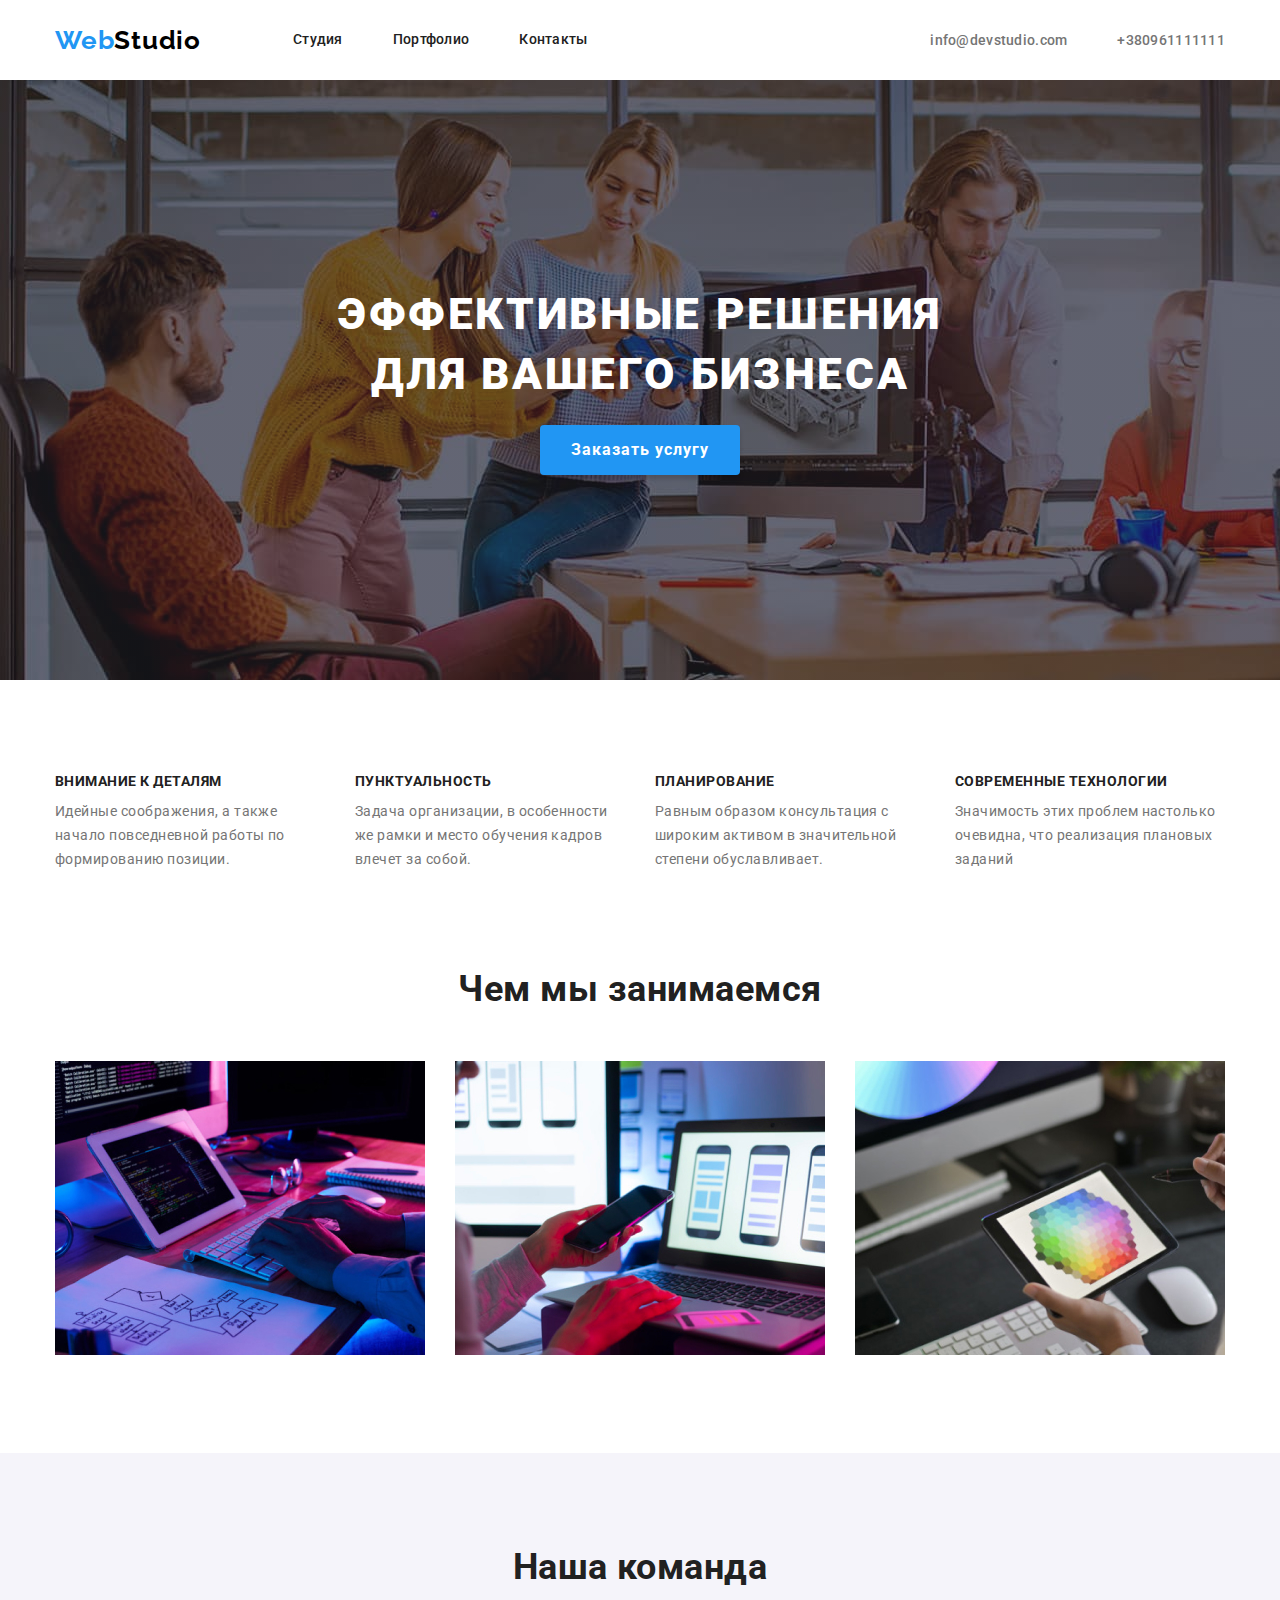
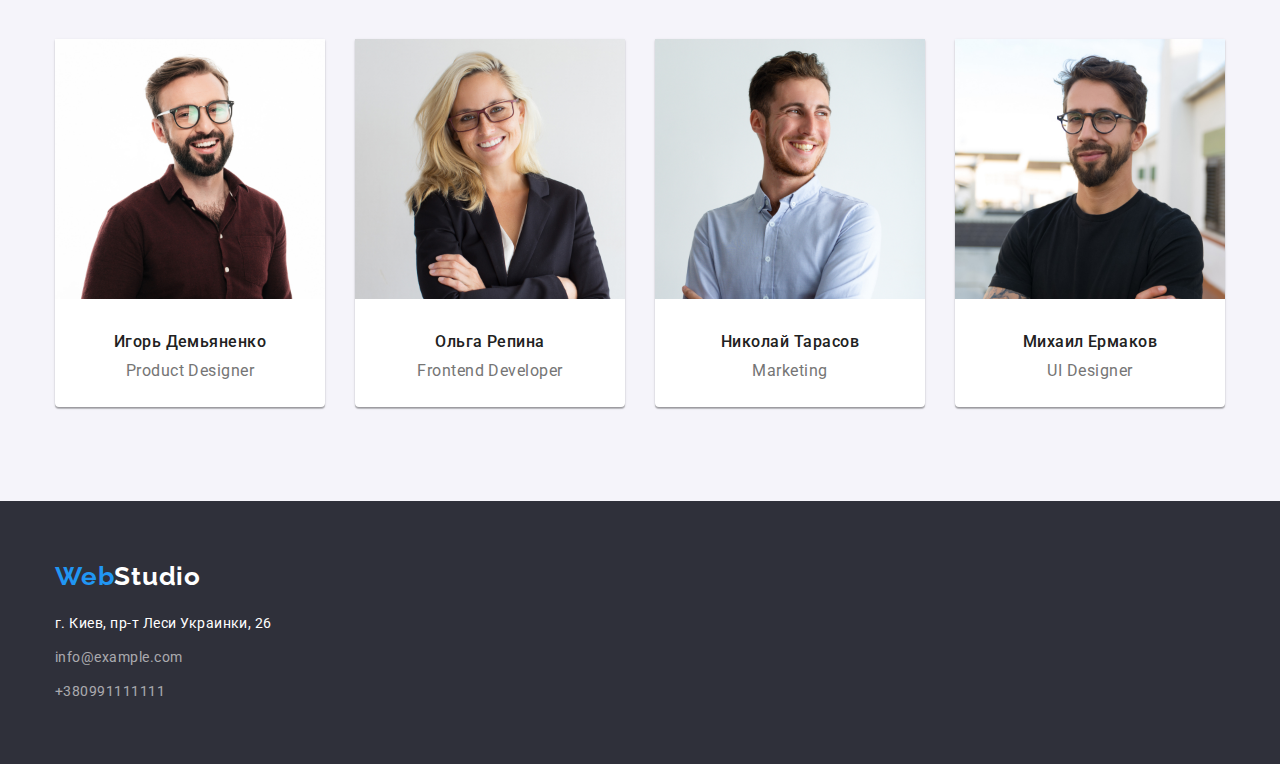
<file: index.html>
<!DOCTYPE html>
<html lang="en">
  <head>
    <meta charset="UTF-8" />
    <meta name="viewport" content="width=device-width, initial-scale=1.0" />
    <title>Document</title>
    <link
      href="https://fonts.googleapis.com/css2?family=Raleway:wght@700&family=Roboto:wght@400;500;700;900&display=swap"
      rel="stylesheet"
    />
    <link
      rel="stylesheet"
      href="https://cdnjs.cloudflare.com/ajax/libs/modern-normalize/0.7.0/modern-normalize.min.css"
    />
    <link rel="stylesheet" href="./css/styles.css" />
  </head>

  <body class="main-container">
    <!-- хедер -->
    <header>

      <div class="container top-container">

        <nav class="main-nav">
          
          <a href="./" class="logo"
            >Web<span class="logo-header">Studio</span></a
          >

          <ul class="site-nav list">

            <li class="child">
              <a href="" class="link">Студия</a>
            </li>
            <li class="child">
              <a href="./portfolio.html" class="link">Портфолио</a>
            </li>
            <li class="child">
              <a href="" class="link">Контакты</a>
            </li>

          </ul>

        </nav>
      
      
        <ul class="auth-nav list">
          <li class="child">
            <a href="mailto:info@devstudio.com" class="link">info@devstudio.com</a>
          </li>
          <li class="child">
            <a href="tel:+380961111111" class="link">+380961111111</a>
          </li>
        </ul>
      </div>
      
    </header>
    <!-- основной контент страницы -->
    <main>
      <section class="main-hero">
        <div class="hero">
        <div class="hero-item">
          <div>
            <h1 class="hero-title">Эффективные решения для вашего бизнеса</h1>
          </div>
          <div>
            <button type="button" class="service">Заказать услугу</button>
          </div>
        </div>
      </div>
      </section>

      <!-- О нас -->

      <section class="about-us">
        <div class="container">
          <ul class="list advant-comp">
            <li class="comp-item">
              <h2 class="section-title">ВНИМАНИЕ К ДЕТАЛЯМ</h2>
              <p class="text">
                Идейные соображения, а также начало повседневной работы по
                формированию позиции.
              </p>
            </li>
            <li class="comp-item">
              <h2 class="section-title">ПУНКТУАЛЬНОСТЬ</h2>
              <p class="text">
                Задача организации, в особенности же рамки и место обучения
                кадров влечет за собой.
              </p>
            </li>
            <li class="comp-item">
              <h2 class="section-title">ПЛАНИРОВАНИЕ</h2>
              <p class="text">
                Равным образом консультация с широким активом в значительной
                степени обуславливает.
              </p>
            </li>
            <li class="comp-item">
              <h2 class="section-title">СОВРЕМЕННЫЕ ТЕХНОЛОГИИ</h2>
              <p class="text">
                Значимость этих проблем настолько очевидна, что реализация
                плановых заданий
              </p>
            </li>
          </ul>
        </div>
      </section>

      <!-- Чем мы занимаемся -->

      <section class="profesion">
        <div class="container">
          <h2 class="function-title">Чем мы занимаемся</h2>

          <ul class="work-list list">
            <li class="work-item">
              <img
                src="./images/img.jpg"
                width="370"
                alt="альтернативный текст"
              />
            </li>
            <li class="work-item">
              <img
                src="./images/img2.jpg"
                width="370"
                alt="альтернативный текст"
              />
            </li>
            <li class="work-item">
              <img
                src="./images/img3.jpg"
                width="370"
                alt="альтернативный текст"
              />
            </li>
          </ul>
        </div>
      </section>

      <!-- Наша команда -->

      <section class="comand">

        
          <div class="container">
          <h2 class="comand-title">Наша команда</h2>

          <ul class="team list">
            <li class="photo">
              <img
                src="./images/Ivan.jpg"
                width="270"
                alt="альтернативный текст"
              />
              <h3 class="comand-initials">Игорь Демьяненко</h3>
              <p class="icon-item">Product Designer</p>
            </li>
            <li class="photo">
              <img
                src="./images/Olga.jpg"
                width="270"
                alt="альтернативный текст"
              />
              <h3 class="comand-initials">Ольга Репина</h3>
              <p class="icon-item">Frontend Developer</p>
            </li>
            <li class="photo">
              <img 
                src="./images/Nickolai.jpg"
                width="270"
                alt="альтернативный текст"
              />
              <h3 class="comand-initials">Николай Тарасов</h3>
              <p class="icon-item">Marketing</p>
            </li>
            <li class="photo">
              <img
                src="./images/Mikhail.jpg"
                width="270"
                alt="альтернативный текст"
              />
              <h3 class="comand-initials">Михаил Ермаков</h3>
              <p class="icon-item">UI Designer</p>
            </li>
          </ul>
        </div>
      </section>
    </main>
    <!-- футер  -->
    <footer class="footer">
      
        <div class="container">
          <a href="./" class="logo"
            >Web<span class="logo-footer">Studio</span></a
          >

          <p class="adress">г. Киев, пр-т Леси Украинки, 26</p>

          <ul class="list">
            <li class="adres-item">
              <a href="mailto:info@devstudio.com" class="adres-link"
                >info@example.com</a
              >
            </li>
            <li>
              <a href="tal:+380991111111" class="adres-link">+380991111111</a>
            </li>
          </ul>
        </div>
        </div>
      
    </footer>
  </body>
</html>
</file>
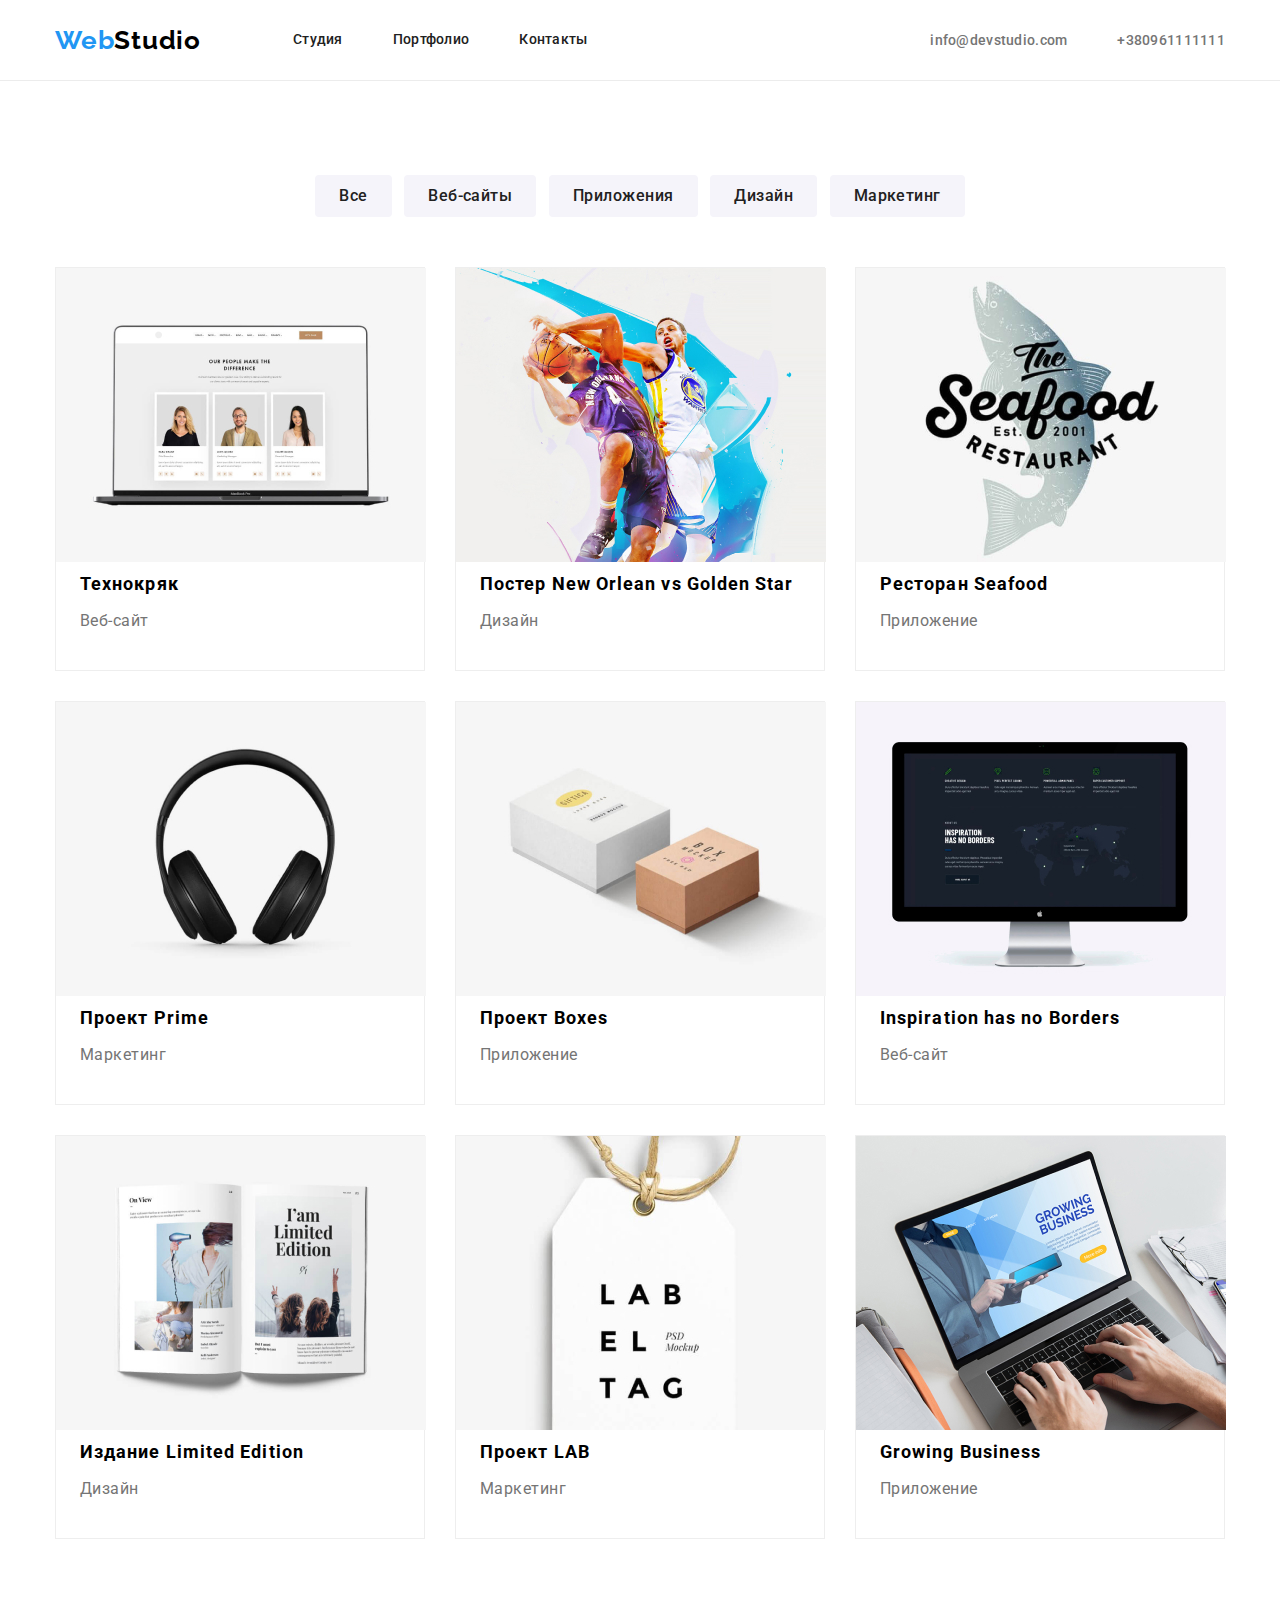
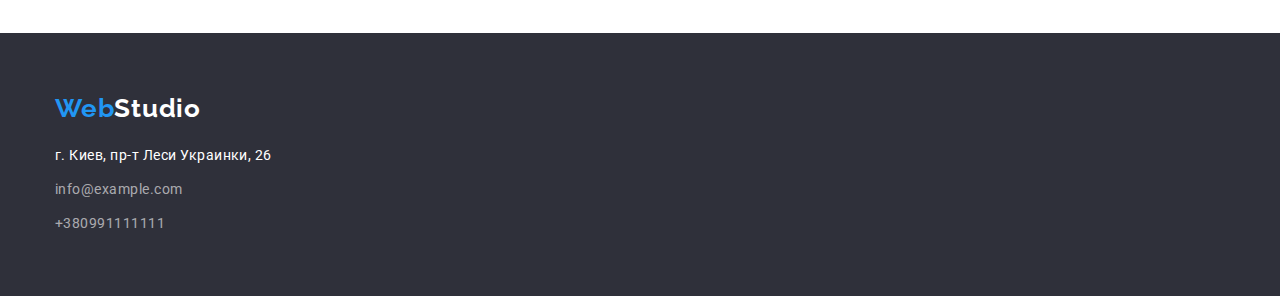
<file: portfolio.html>
<!DOCTYPE html>
<html lang="en">
<head>
    <meta charset="UTF-8">
    <meta name="viewport" content="width=device-width, initial-scale=1.0">
    <title>Document</title>
    <link href="https://fonts.googleapis.com/css2?family=Raleway:wght@700&family=Roboto:wght@400;500;700;900&display=swap" rel="stylesheet">
    <link rel="stylesheet" href="https://cdnjs.cloudflare.com/ajax/libs/modern-normalize/0.7.0/modern-normalize.min.css">
    <link rel="stylesheet" href="./css/styles.css">
</head>
<body class="main-container">

    <header class="portfolio-header">

        <div class="container top-container">

             <nav class="main-nav">

                    <a href="./" class="logo">Web<span class="logo-header">Studio</span></a>

                        <ul class="site-nav list"> 
                    
                             <li class="child">
                                <a href="./index.html"class="link">Студия</a>
                            </li>
                            <li class="child">
                                <a href=""class="link">Портфолио</a>
                            </li>
                            <li class="child">
                                <a href=""class="link">Контакты</a>
                            </li>

                        </ul>
                </nav>
                        <ul class="auth-nav list">

                            <li class="child">
                                <a href="mailto:info@devstudio.com" class="link">info@devstudio.com</a>
                            </li>
                            <li class="child">
                                <a href="tel:+380961111111" class="link">+380961111111</a>
                            </li>

                        </ul>
                        
                    
        </div>

    </header>

         <main>

        <div class="button-container">

                <ul class="list ">

                        <li class="portfolio-button">
                            <button class="item" type="button">Все</button>
                        </li>

                        <li class="portfolio-button">
                            <button class="item" type="button">Веб-сайты</button>
                        </li>

                        <li class="portfolio-button">
                            <button class="item" type="button">Приложения</button>
                        </li>

                        <li class="portfolio-button">
                            <button class="item" type="button">Дизайн</button>
                        </li>

                        <li class="portfolio-button">
                            <button class="item" type="button">Маркетинг</button>
                        </li> 

                </ul> 

        </div>

               

        <section class="projeckt">

           <div class="container">             

        <ul class="portfolio-style">

            <li class="style-chyld">

                <img src="./images/img4.jpg" alt="" width="370">
                <h2 class="style-title">Технокряк</h2>
                <p class="text-item">Веб-сайт</p> 

            </li>

            <li class="style-chyld">

                <img src="./images/img5.jpg" alt="" width="370">
                <h2 class="style-title">Постер New Orlean vs Golden Star</h2>
                <p class="text-item">Дизайн</p>

            </li>

            <li class="style-chyld">

                <img src="./images/img6.jpg" alt="" width="370">
                <h2 class="style-title">Ресторан Seafood</h2>
                <p class="text-item">Приложение</p>

            </li>

            <li class="style-chyld">

                <img src="./images/img7.jpg" alt="" width="370">
                <h2 class="style-title">Проект Prime</h2>
                <p class="text-item">Маркетинг</p>

            </li>

            <li class="style-chyld">

                <img src="./images/img8.jpg" alt="" width="370">
                <h1 class="style-title">Проект Boxes</h2>
                <p class="text-item">Приложение</p>

            </li>

            <li class="style-chyld">

                <img src="./images/img9.jpg" alt="" width="370">
                <h2 class="style-title">Inspiration has no Borders</h2>
                <p class="text-item">Веб-сайт</p>

            </li>

            <li class="style-chyld">

                <img src="./images/img10.jpg" alt="" width="370">
                <h2 class="style-title">Издание Limited Edition</h2>
                <p class="text-item">Дизайн</p>

            </li>

            <li class="style-chyld">

                <img src="./images/img11.jpg" alt="" width="370">
                <h2 class="style-title">Проект LAB</h1>
                <p class="text-item">Маркетинг</p> 

            </li>

            <li class="style-chyld">

                <img src="./images/img12.jpg" alt="" width="370">
                <h2 class="style-title">Growing Business</h2>
                <p class="text-item">Приложение</p>

            </li>

        </ul>
                 </div>

                </section>

         

</main>

        <footer class="footer">

            

                <div class="container">
    
                 <a href="./" class="logo">Web<span class="logo-footer">Studio</span></a>
    
                         <p class="adress">г. Киев, пр-т Леси Украинки, 26</p>
    
                           <ul class="list">

                               <li class="adres-item">
                                   
                                  <a href="mailto:info@devstudio.com" class="adres-link">info@example.com</a>
                              </li>
                              <li>
                                  <a href="tal:+380991111111" class="adres-link">+380991111111</a>
                             </li>
                            </ul>

                </div>
           
           
    
        </footer>
   
</body>
</html>
</file>
<file: css/styles.css>
:root {
  --primari-text-color: #757575;
  --title-text-color: #212121;
  --href-text-color: #2196f3;
}

html {
  box-sizing: border-box;
}

*,
*::before,
*::after {
  box-sizing: inherit;
}

a {
  text-decoration: none;
}

.main-container {
  font-family: Roboto, Calibri;
  letter-spacing: 0.03em;
  margin: 0 auto;
  padding: 0;
}

.container {
  width: 1200px;
  padding-left: 15px;
  padding-right: 15px;
  margin-right: auto;
  margin-left: auto;
}

.list {
  list-style: none;
  margin: 0;
  padding: 0;
}

/* хедер */

.top-container {
  display: flex;
}

.logo {
  font-family: Raleway;
  color: #2196f3;
  font-weight: bold;
  font-size: 26px;
  line-height: 1.19;
  letter-spacing: 0.03em;
}

.logo-header {
  color: #000000;
}

/* Site-nav */

.main-nav {
  display: flex;
  align-items: center;
}

.site-nav {
  display: flex;
  margin-left: 92px;
}

.site-nav .link {
  display: block;
  color: #212121;
  letter-spacing: 0.02em;
  font-weight: 500;
  font-size: 14px;
  line-height: 1.14;
  padding-top: 32px;
  padding-bottom: 32px;
}

.site-nav .child + .child {
  margin-left: 50px;
}

.site-nav .link:hover,
.site-nav .link:focus {
  color: var(--href-text-color);
}

/* Auth-nav */

.auth-nav {
  display: flex;
  margin-left: auto;
  align-items: center;
}

.auth-nav .child + .child {
  margin-left: 50px;
}
.auth-nav .link {
  color: #757575;
  letter-spacing: 0.02em;
  font-weight: 500;
  font-size: 14px;
  line-height: 1.14;
}

.auth-nav .link:hover,
.auth-nav .link:focus {
  color: var(--href-text-color);
}

/* Hero */

.main-hero {
  display: flex;
  justify-content: center;
}

.hero {
  display: flex;
  align-items: center;
  justify-content: center;

  width: 1600px;
  height: 600px;
  background-image: linear-gradient(
      to right,
      rgba(47, 48, 58, 0.4),
      rgba(47, 48, 58, 0.4)
    ),
    url("../images/hero.jpg");
}

.hero-item {
  width: 694px;
  text-align: center;
}

.hero-title {
  color: #ffffff;
  font-weight: 900;
  font-size: 44px;
  line-height: 1.36;
  margin-top: 0;
  margin-bottom: 20px;

  letter-spacing: 0.06em;
  text-transform: uppercase;
}

.hero .service {
  font-family: Roboto;
  font-weight: bold;
  color: white;
  background-color: var(--href-text-color);
  letter-spacing: 0.06em;

  font-size: 16px;
  line-height: 1.87;
  min-width: 200px;

  height: 50px;
  border: 1px solid transparent;
  border-radius: 4px;

  box-shadow: 0px 4px 4px rgba(0, 0, 0, 0.15);
}

/* о нас*/

.advant-comp {
  justify-content: space-between;
  display: flex;
}

.about-us {
  padding-top: 94px;
}

.section-title {
  font-weight: bold;
  font-size: 14px;
  line-height: 1.14;
  color: var(--title-text-color);

  margin-bottom: 10px;
  margin-top: 0;
  padding: 0;
}

.text {
  font-style: normal;
  font-weight: normal;
  color: var(--primari-text-color);
  font-size: 14px;
  line-height: 1.71;
  margin: 0;
  width: 270px;
  height: 75px;
}
/* Чем мы занимаемся */

.profesion {
  padding-bottom: 94px;
  padding-top: 94px;
}

.work-list {
  display: flex;
  margin: 0;
  padding: 0;
}

.work-list .work-item + .work-item {
  margin-left: 30px;
}

.function-title {
  color: #212121;
  text-align: center;
  font-weight: bold;
  font-size: 36px;
  margin-bottom: 50px;
  margin-top: 0;
  line-height: 1.16;
}

/* Наша команда */

.projeckt {
  padding-bottom: 94px;
}

.photo {
  height: 368px;
  box-shadow: 0px 1px 3px rgba(0, 0, 0, 0.12), 0px 1px 1px rgba(0, 0, 0, 0.14),
    0px 2px 1px rgba(0, 0, 0, 0.2);
  border-radius: 0px 0px 4px 4px;
  background: #ffffff;
}

.team {
  display: flex;
}

.comand {
  padding-top: 94px;
  padding-bottom: 94px;
  margin-left: auto;
  margin-right: auto;
  background-color: #f5f4fa;
}

.team .photo + .photo {
  margin-left: 30px;
}

.comand-title {
  text-align: center;
  color: #212121;
  font-weight: bold;
  font-size: 36px;
  line-height: 1.16;
  margin-bottom: 50px;
  margin-top: 0;
}

.comand-initials {
  margin-top: 30px;
  margin-bottom: 10px;
  text-align: center;
  color: #212121;
  font-weight: 500;
  font-size: 16px;
  line-height: 1.18;
}

.icon-item {
  text-align: center;
  color: #757575;
  font-size: 16px;
  line-height: 1.18;
  margin: 0;
}
/* Футер */

.footer {
  padding-top: 60px;
  padding-bottom: 60px;
  margin-left: auto;
  margin-right: auto;
  background-color: #2f303a;
}

.logo-footer {
  color: #ffffff;
}

.adress {
  margin-top: 20px;
  margin-bottom: 10px;
  color: #ffffff;
  font-size: 14px;
  line-height: 1.71;
}

.adres-item {
  margin-bottom: 10px;
}

.adres-link {
  font-size: 14px;
  line-height: 1.71;
  color: rgba(255, 255, 255, 0.6);
}

/* Portfolio page */

.portfolio-header {
  border-bottom: 1px solid #ececec;
}

.button-container {
  display: flex;
  justify-content: center;

  padding-top: 94px;
  padding-bottom: 50px;
}

.portfolio-button + .portfolio-button {
  margin-left: 8px;
}

.portfolio-button {
  border-radius: 4px;
  border: 1px solid transparent;
  background-color: #f5f4fa;
  display: inline-block;
}

.item {
  font-family: Roboto;
  font-style: normal;
  font-weight: 500;
  font-size: 16px;
  line-height: 1.62;
  letter-spacing: 0.03em;

  color: #212121;
  background: #f5f4fa;
  border-radius: 4px;
  border: 1px solid transparent;
  padding: 6px 22px;
}

.style-title {
  padding-left: 24px;
  font-family: Roboto;
  font-style: normal;
  font-weight: bold;
  font-size: 18px;
  line-height: 2;
  margin-top: 0;
  margin-bottom: 4px;

  letter-spacing: 0.06em;
}

.text-item {
  padding-left: 24px;
  margin: 0;

  font-family: Roboto;
  font-style: normal;
  font-weight: normal;
  font-size: 16px;
  line-height: 1.87;
  color: #757575;

  letter-spacing: 0.03em;
}

.item:hover {
  color: #ffffff;
  background-color: #2196f3;
}
.portfolio-style {
  padding: 0;
  margin: 0;
  list-style: none;
  flex-wrap: wrap;
  display: flex;
}
.portfolio-style .style-chyld {
  margin-right: 30px;
  margin-bottom: 30px;
  border: 1px solid #eeeeee;
  height: 404px;
  width: 370px;
}

.style-chyld:nth-child(3n) {
  margin-right: 0;
}

.style-chyld:nth-last-child(-n + 3) {
  margin-bottom: 0;
}
</file>
